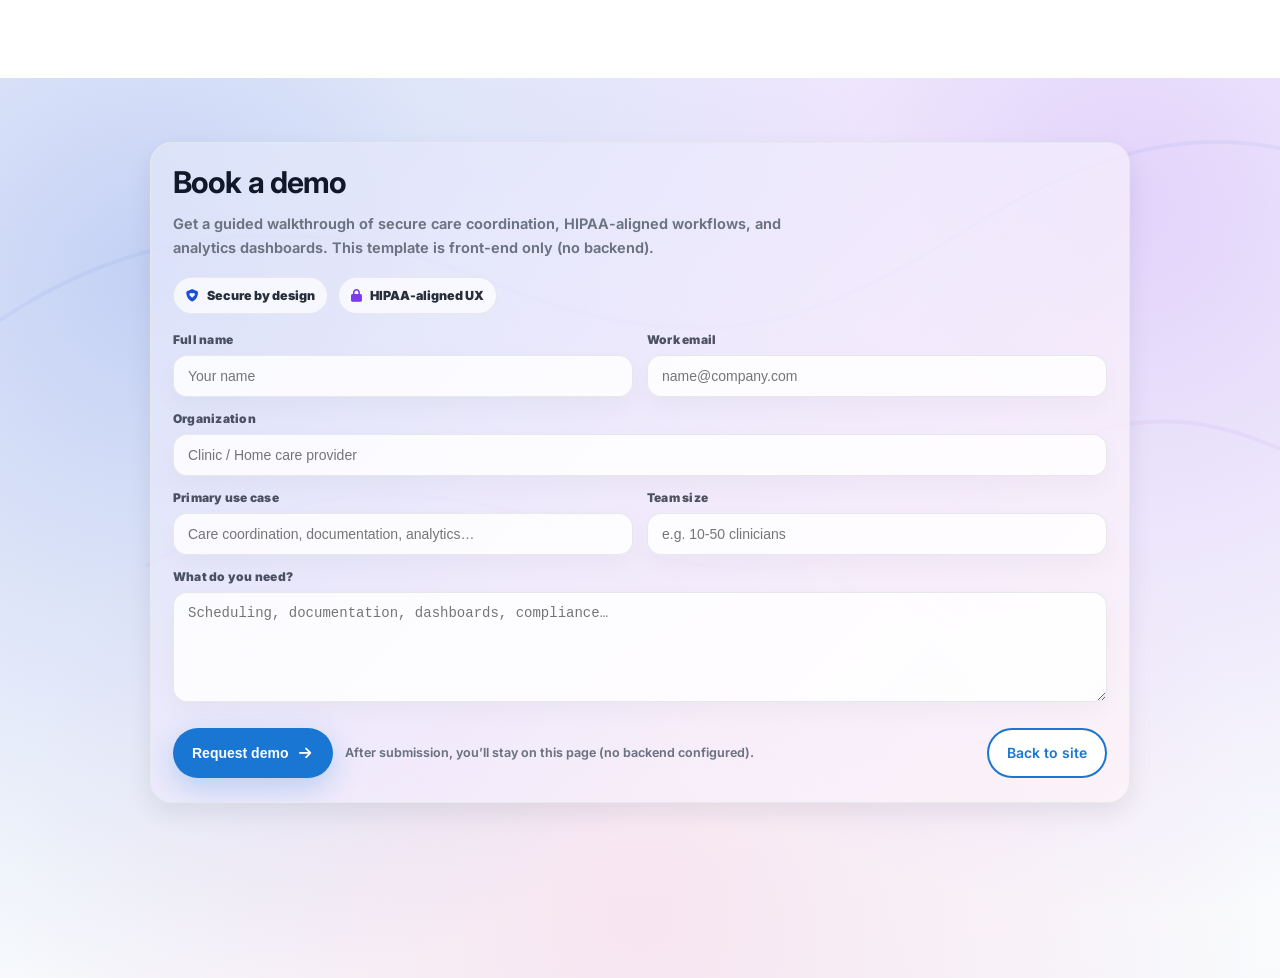
<file: demo.html>
<!doctype html>
<html lang="en">
<head>
  <meta charset="utf-8" />
  <meta name="viewport" content="width=device-width, initial-scale=1" />
  <meta name="description" content="Book a demo - Caviient" />
  <title>Book a Demo — Caviient</title>

  <link rel="preconnect" href="https://fonts.googleapis.com" />
  <link rel="preconnect" href="https://fonts.gstatic.com" crossorigin />
  <link href="https://fonts.googleapis.com/css2?family=Inter:wght@400;500;600;700;800&display=swap" rel="stylesheet" />
  <link rel="stylesheet" href="https://cdnjs.cloudflare.com/ajax/libs/font-awesome/6.5.0/css/all.min.css" />

  <link rel="stylesheet" href="css/style.css" />

  <style>
    .demo-page{min-height:100vh; position:relative; overflow:hidden;}
    .demo-hero-bg{
      position:absolute; inset:0; z-index:-2;
      background:
        radial-gradient(circle at 12% 22%, rgba(29,78,216,.26), transparent 55%),
        radial-gradient(circle at 88% 14%, rgba(124,58,237,.22), transparent 52%),
        radial-gradient(circle at 50% 92%, rgba(236,72,153,.12), transparent 60%),
        linear-gradient(180deg, rgba(255,255,255,1), rgba(248,250,252,1));
    }
    .demo-hero-bg::after{
      content:"";
      position:absolute; inset:-120px;
      background:
        url('data:image/svg+xml;utf8,<svg xmlns="http://www.w3.org/2000/svg" width="1200" height="600" viewBox="0 0 1200 600"><path d="M50 200c80-60 170-70 270-30s160 30 240-20 150-80 250-20 190 90 310 40" fill="none" stroke="%231D4ED8" stroke-opacity="0.10" stroke-width="2"/><path d="M140 320c70-40 140-50 220-20s130 30 200-10 110-70 200-20 170 80 270 30" fill="none" stroke="%237C3AED" stroke-opacity="0.10" stroke-width="2"/></svg>');
      background-size:cover;
      opacity:.5;
      z-index:-1;
    }

    .demo-wrap{
      padding:64px 0 42px;
      display:grid;
      grid-template-columns:1fr;
      gap:18px;
      align-items:start;
    }

    .demo-panel{
      width:min(980px, 92vw);
      margin:0 auto;
      border-radius:var(--radius-xl);
      background:rgba(255,255,255,.78);
      border:1px solid rgba(229,231,235,.9);
      box-shadow:var(--shadow-sm);
      overflow:hidden;
      position:relative;
    }
    .demo-panel::before{
      content:"";
      position:absolute; inset:-2px;
      background:linear-gradient(135deg, rgba(29,78,216,.18), rgba(124,58,237,.12), rgba(236,72,153,.08));
      opacity:.65;
      pointer-events:none;
    }
    .demo-panel > *{position:relative; z-index:1;}

    .demo-head{
      padding:22px 22px 0;
      display:flex; align-items:flex-start; justify-content:space-between; gap:16px;
      flex-wrap:wrap;
    }
    .demo-head h1{
      margin:0;
      font-size:30px;
      letter-spacing:-.03em;
      line-height:1.15;
    }
    .demo-head p{margin:12px 0 0; color:var(--muted); font-weight:650; line-height:1.7; max-width:620px; font-size:14.5px;}

    .demo-badges{display:flex; gap:10px; flex-wrap:wrap;}
    .demo-badge{
      padding:10px 12px;
      border-radius:999px;
      border:1px solid rgba(229,231,235,.95);
      background:rgba(255,255,255,.72);
      font-weight:950;
      color:rgba(17,24,39,.9);
      font-size:12.5px;
    }

    .demo-form{
      padding:18px 22px 24px;
      display:grid;
      grid-template-columns:1fr 1fr;
      gap:14px;
      align-items:start;
    }
    .demo-form .field{margin:0;}
    .demo-form .contact-form__full{grid-column:1 / -1;}

    .demo-form-actions{
      grid-column:1 / -1;
      display:flex;
      gap:12px;
      align-items:center;
      justify-content:flex-start;
      flex-wrap:wrap;
      margin-top:8px;
    }
    .demo-note{color:var(--muted); font-weight:650; font-size:12.5px; line-height:1.6; padding:2px 0;}

    /* Inputs (make perfect look) */
    .field{display:block; margin:0;}
    .field__label{
      display:block;
      font-size:12px;
      font-weight:900;
      color:rgba(17,24,39,.72);
      letter-spacing:.02em;
      margin:0 0 8px;
    }
    .field__input,
    .field__textarea{
      width:100%;
      border-radius:14px;
      border:1px solid rgba(229,231,235,.95);
      background:rgba(255,255,255,.84);
      padding:12px 14px;
      font-size:14px;
      color:rgba(15,23,42,.95);
      outline:none;
      box-shadow:0 10px 25px rgba(2,6,23,.03);
      transition:border-color .15s ease, box-shadow .15s ease, transform .15s ease;
    }
    .field__input:focus,
    .field__textarea:focus{
      border-color:rgba(37,99,235,.45);
      box-shadow:0 18px 45px rgba(29,78,216,.12);
    }
    .field__textarea{resize:vertical; min-height:110px;}

    /* Button alignment inside demo */
    .demo-form-actions .btn{min-height:48px;}

    @media (max-width: 860px){
      .demo-form-actions .btn{width:auto; flex:1 1 auto;}
      .demo-note{flex:1 1 100%;}
    }


    @media (max-width: 860px){
      .demo-wrap{padding:36px 0 28px;}
      .demo-form{grid-template-columns:1fr;}
      .demo-head{padding:20px 18px 0;}
      .demo-form{padding:14px 18px 20px;}
    }
  </style>
</head>
<body>
  <div class="demo-page">
    <div class="demo-hero-bg" aria-hidden="true"></div>

    <div class="demo-wrap">
      <div class="demo-panel">
        <div class="demo-head">
          <div>
            <h1>Book a demo</h1>
            <p>Get a guided walkthrough of secure care coordination, HIPAA-aligned workflows, and analytics dashboards. This template is front-end only (no backend).</p>
          </div>

          <div class="demo-badges" aria-hidden="true">
            <div class="demo-badge"><i class="fa-solid fa-shield-heart" style="color:var(--primary); margin-right:8px"></i>Secure by design</div>
            <div class="demo-badge"><i class="fa-solid fa-lock" style="color:var(--purple); margin-right:8px"></i>HIPAA-aligned UX</div>
          </div>
        </div>

        <form class="demo-form" onsubmit="return false;">
          <label class="field">
            <span class="field__label">Full name</span>
            <input class="field__input" type="text" placeholder="Your name" required />
          </label>

          <label class="field">
            <span class="field__label">Work email</span>
            <input class="field__input" type="email" placeholder="name@company.com" required />
          </label>

          <label class="field contact-form__full">
            <span class="field__label">Organization</span>
            <input class="field__input" type="text" placeholder="Clinic / Home care provider" required />
          </label>

          <label class="field">
            <span class="field__label">Primary use case</span>
            <input class="field__input" type="text" placeholder="Care coordination, documentation, analytics…" required />
          </label>

          <label class="field">
            <span class="field__label">Team size</span>
            <input class="field__input" type="text" placeholder="e.g. 10-50 clinicians" required />
          </label>

          <label class="field contact-form__full">
            <span class="field__label">What do you need?</span>
            <textarea class="field__input field__textarea" placeholder="Scheduling, documentation, dashboards, compliance…" rows="4" required></textarea>
          </label>

          <div class="demo-form-actions">
            <button type="submit" class="btn btn--primary btn--animated" data-ripple>
              <span class="btn__text">Request demo</span>
              <span class="btn__icon" aria-hidden="true"><i class="fa-solid fa-arrow-right"></i></span>
            </button>
            <div class="demo-note">After submission, you’ll stay on this page (no backend configured).</div>
            <a href="index.html#home" class="btn btn--outline" style="margin-left:auto" data-ripple>
              <span class="btn__text">Back to site</span>
            </a>
          </div>
        </form>
      </div>
    </div>
  </div>

  <script>
    (function(){
      const btns = document.querySelectorAll('button[data-ripple], a[data-ripple]');
      btns.forEach(btn=>{
        btn.addEventListener('pointerdown', (e)=>{
          const rect = btn.getBoundingClientRect();
          const x = e.clientX - rect.left;
          const y = e.clientY - rect.top;
          btn.style.setProperty('--rx', x + 'px');
          btn.style.setProperty('--ry', y + 'px');
          btn.classList.remove('ripple-animate');
          void btn.offsetWidth;
          btn.classList.add('ripple-animate');
          setTimeout(()=>btn.classList.remove('ripple-animate'), 650);
        });
      });
    })();
  </script>
</body>
</html>
</file>
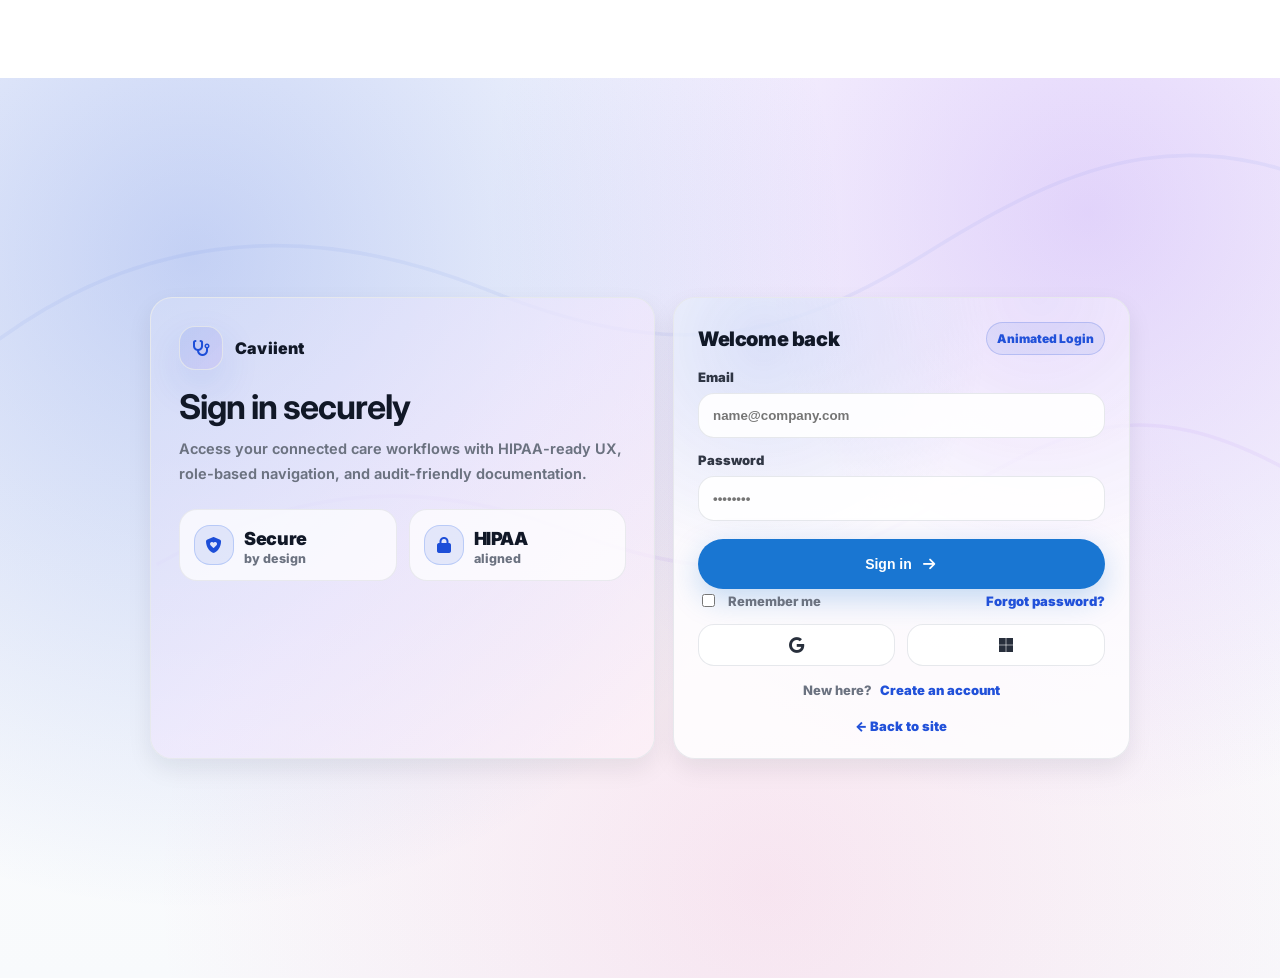
<file: login.html>
<!doctype html>
<html lang="en">
<head>
  <meta charset="utf-8" />
  <meta name="viewport" content="width=device-width, initial-scale=1" />
  <meta name="description" content="Login - Caviient" />
  <title>Login — Caviient</title>

  <!-- Fonts -->
  <link rel="preconnect" href="https://fonts.googleapis.com" />
  <link rel="preconnect" href="https://fonts.gstatic.com" crossorigin />
  <link href="https://fonts.googleapis.com/css2?family=Inter:wght@400;500;600;700;800&display=swap" rel="stylesheet" />

  <!-- Font Awesome -->
  <link rel="stylesheet" href="https://cdnjs.cloudflare.com/ajax/libs/font-awesome/6.5.0/css/all.min.css" />

  <link rel="stylesheet" href="css/style.css" />

  <style>
    /* Page-specific (kept here to avoid disturbing existing layout) */
    .auth-page{
      min-height:100vh;
      display:grid;
      place-items:center;
      position:relative;
      overflow:hidden;
    }
    .auth-bg{
      position:absolute; inset:0;
      background:
        radial-gradient(circle at 15% 20%, rgba(29,78,216,.26), transparent 50%),
        radial-gradient(circle at 85% 15%, rgba(124,58,237,.22), transparent 45%),
        radial-gradient(circle at 60% 90%, rgba(236,72,153,.12), transparent 55%),
        linear-gradient(180deg, rgba(255,255,255,1), rgba(248,250,252,1));
      z-index:-2;
    }
    .auth-bg::after{
      content:"";
      position:absolute; inset:-100px;
      background:
        url('data:image/svg+xml;utf8,<svg xmlns="http://www.w3.org/2000/svg" width="1200" height="600" viewBox="0 0 1200 600"><path d="M50 200c80-60 170-70 270-30s160 30 240-20 150-80 250-20 190 90 310 40" fill="none" stroke="%231D4ED8" stroke-opacity="0.10" stroke-width="2"/><path d="M140 320c70-40 140-50 220-20s130 30 200-10 110-70 200-20 170 80 270 30" fill="none" stroke="%237C3AED" stroke-opacity="0.10" stroke-width="2"/></svg>');
      background-size:cover;
      opacity:.55;
      z-index:-1;
      filter:blur(0px);
    }

    .auth-shell{
      width:min(980px, 92vw);
      display:grid;
      grid-template-columns:1.05fr .95fr;
      gap:18px;
      align-items:stretch;
    }

    .auth-left{
      padding:28px;
      border-radius:var(--radius-xl);
      background:rgba(255,255,255,.68);
      border:1px solid rgba(229,231,235,.9);
      box-shadow:var(--shadow-sm);
      position:relative;
      overflow:hidden;
    }
    .auth-left::before{
      content:"";
      position:absolute; inset:-2px;
      background:linear-gradient(135deg, rgba(29,78,216,.20), rgba(124,58,237,.12), rgba(236,72,153,.08));
      opacity:.7;
      pointer-events:none;
    }
    .auth-left > *{position:relative; z-index:1;}

    .auth-brand{
      display:flex; align-items:center; gap:12px;
      font-weight:900;
      letter-spacing:.2px;
      margin-bottom:18px;
    }
    .auth-brand__icon{
      width:44px; height:44px; border-radius:16px;
      display:grid; place-items:center;
      background:linear-gradient(135deg, rgba(29,78,216,.12), rgba(124,58,237,.10));
      border:1px solid rgba(229,231,235,.9);
      color:var(--primary);
      box-shadow:0 16px 40px rgba(29,78,216,.12);
    }
    .auth-left h1{
      margin:0;
      font-size:34px;
      letter-spacing:-.03em;
      line-height:1.1;
    }
    .auth-left p{
      margin:12px 0 0;
      color:var(--muted);
      font-weight:650;
      line-height:1.7;
      font-size:14.5px;
    }

    .auth-metric-row{
      margin-top:22px;
      display:grid;
      grid-template-columns:1fr 1fr;
      gap:12px;
    }
    .auth-metric{
      padding:14px;
      border-radius:18px;
      border:1px solid rgba(229,231,235,.85);
      background:rgba(255,255,255,.72);
    }
    .auth-metric__top{display:flex; align-items:center; gap:10px;}
    .auth-metric__icon{
      width:40px; height:40px; border-radius:16px;
      display:grid; place-items:center;
      border:1px solid rgba(37,99,235,.22);
      background:rgba(29,78,216,.10);
      color:var(--primary);
    }
    .auth-metric__label{color:var(--muted); font-weight:800; font-size:12.5px; margin-top:2px;}
    .auth-metric__value{font-weight:1000; letter-spacing:-.02em; margin-top:4px; font-size:18px;}

    .auth-right{
      padding:24px;
      border-radius:var(--radius-xl);
      background:rgba(255,255,255,.78);
      border:1px solid rgba(229,231,235,.9);
      box-shadow:var(--shadow-sm);
      position:relative;
      overflow:hidden;
    }
    .auth-right::after{
      content:"";
      position:absolute; inset:-2px;
      background:radial-gradient(circle at 20% 10%, rgba(29,78,216,.20), transparent 40%),
                 radial-gradient(circle at 80% 0%, rgba(124,58,237,.18), transparent 45%);
      opacity:.7;
      pointer-events:none;
    }
    .auth-right > *{position:relative; z-index:1;}

    .auth-card{
      display:flex;
      flex-direction:column;
      gap:14px;
    }

    .auth-title{
      display:flex; align-items:center; justify-content:space-between; gap:12px;
    }
    .auth-title h2{
      margin:0;
      font-size:20px;
      font-weight:1000;
      letter-spacing:-.02em;
    }
    .auth-pill{
      padding:8px 10px;
      border-radius:999px;
      border:1px solid rgba(29,78,216,.20);
      background:rgba(29,78,216,.08);
      color:rgba(29,78,216,.98);
      font-weight:950;
      font-size:12px;
      white-space:nowrap;
      transform:translateY(0);
      animation:floatPill 3.2s ease-in-out infinite;
    }
    @keyframes floatPill{0%,100%{transform:translateY(0)}50%{transform:translateY(-6px)}}

    .auth-field{
      display:block;
    }
    .auth-field label{
      display:block;
      font-weight:900;
      color:rgba(17,24,39,.86);
      font-size:13px;
      margin-bottom:8px;
    }
    .auth-field input{
      width:100%;
      padding:14px 14px;
      border-radius:16px;
      border:1px solid rgba(229,231,235,.95);
      background:rgba(255,255,255,.9);
      color:rgba(17,24,39,.92);
      font-weight:700;
      outline:none;
      transition:box-shadow .2s ease, border-color .2s ease, transform .2s ease;
    }
    .auth-field input:focus{
      border-color:rgba(37,99,235,.45);
      box-shadow:0 0 0 4px rgba(29,78,216,.12);
      transform:translateY(-1px);
    }

    .auth-actions{
      display:flex; gap:12px; align-items:center;
    }

    .auth-btn{
      width:100%;
      justify-content:center;
      padding:14px 16px;
    }

    .auth-links{
      display:flex; justify-content:space-between; gap:12px;
      align-items:center;
      margin-top:2px;
      color:var(--muted);
      font-weight:800;
      font-size:13px;
    }
    .auth-links a{color:rgba(29,78,216,.98); font-weight:1000;}

    .auth-social{
      display:flex; gap:12px;
    }
    .auth-social .icon-btn{
      flex:1;
      display:flex; align-items:center; justify-content:center;
      padding:12px;
      border-radius:16px;
      border:1px solid rgba(229,231,235,.95);
      background:rgba(255,255,255,.86);
      font-weight:1000;
      color:rgba(17,24,39,.9);
      transition:transform .2s ease, box-shadow .2s ease, border-color .2s ease;
    }
    .auth-social .icon-btn:hover{
      transform:translateY(-2px);
      box-shadow:0 16px 45px rgba(15,23,42,.10);
      border-color:rgba(37,99,235,.35);
    }

    .auth-anim-in{
      opacity:0;
      transform:translateY(10px) scale(.98);
      animation:authIn .55s ease forwards;
    }
    @keyframes authIn{
      to{opacity:1; transform:translateY(0) scale(1)}
    }

    .auth-anim-in:nth-child(1){animation-delay:.05s}
    .auth-anim-in:nth-child(2){animation-delay:.10s}
    .auth-anim-in:nth-child(3){animation-delay:.15s}
    .auth-anim-in:nth-child(4){animation-delay:.20s}
    .auth-anim-in:nth-child(5){animation-delay:.25s}

    @media (max-width: 860px){
      .auth-shell{grid-template-columns:1fr;}
      .auth-left{display:none;}
    }
  </style>
</head>
<body>
  <div class="auth-page">
    <div class="auth-bg" aria-hidden="true"></div>

    <div class="auth-shell">
      <aside class="auth-left">
        <div class="auth-brand">
          <span class="auth-brand__icon" aria-hidden="true"><i class="fa-solid fa-stethoscope"></i></span>
          <span>Caviient</span>
        </div>
        <h1>Sign in securely</h1>
        <p>Access your connected care workflows with HIPAA-ready UX, role-based navigation, and audit-friendly documentation.</p>

        <div class="auth-metric-row">
          <div class="auth-metric">
            <div class="auth-metric__top">
              <div class="auth-metric__icon" aria-hidden="true"><i class="fa-solid fa-shield-heart"></i></div>
              <div>
                <div class="auth-metric__value">Secure</div>
                <div class="auth-metric__label">by design</div>
              </div>
            </div>
          </div>
          <div class="auth-metric">
            <div class="auth-metric__top">
              <div class="auth-metric__icon" aria-hidden="true"><i class="fa-solid fa-lock"></i></div>
              <div>
                <div class="auth-metric__value">HIPAA</div>
                <div class="auth-metric__label">aligned</div>
              </div>
            </div>
          </div>
        </div>
      </aside>

      <div class="auth-right">
        <div class="auth-card">
          <div class="auth-title auth-anim-in">
            <h2>Welcome back</h2>
            <div class="auth-pill" aria-hidden="true">Animated Login</div>
          </div>

          <form onsubmit="return false;" class="auth-form">
            <div class="auth-field auth-anim-in">
              <label for="email">Email</label>
              <input id="email" type="email" placeholder="name@company.com" autocomplete="email" required />
            </div>

            <div class="auth-field auth-anim-in" style="margin-top:14px;">
              <label for="password">Password</label>
              <input id="password" type="password" placeholder="••••••••" autocomplete="current-password" required />
            </div>

            <div class="auth-actions auth-anim-in" style="margin-top:18px;">
              <button type="submit" class="btn btn--primary btn--animated auth-btn" data-ripple>
                <span class="btn__text">Sign in</span>
                <span class="btn__icon" aria-hidden="true"><i class="fa-solid fa-arrow-right"></i></span>
              </button>
            </div>

            <div class="auth-links auth-anim-in">
              <label style="display:flex; gap:10px; align-items:center; cursor:pointer;">
                <input type="checkbox" />
                <span>Remember me</span>
              </label>
              <a href="#" onclick="return false;">Forgot password?</a>
            </div>
          </form>

          <div class="auth-social auth-anim-in">
            <a class="icon-btn" href="#" onclick="return false;" aria-label="Login with Google"><i class="fa-brands fa-google"></i></a>
            <a class="icon-btn" href="#" onclick="return false;" aria-label="Login with Microsoft"><i class="fa-brands fa-microsoft"></i></a>
          </div>

          <div class="auth-links auth-anim-in" style="justify-content:center; gap:8px;">
            <span>New here?</span>
            <a href="#" onclick="return false;">Create an account</a>
          </div>

          <div class="auth-links auth-anim-in" style="margin-top:6px; justify-content:center;">
            <a href="index.html#home" style="font-weight:950;">← Back to site</a>
          </div>
        </div>
      </div>
    </div>
  </div>

  <script src="https://cdnjs.cloudflare.com/ajax/libs/gsap/3.12.5/gsap.min.js"></script>
  <script>
    // Ripple animation uses the same CSS mechanism as the main site.
    (function(){
      const btns = document.querySelectorAll('button[data-ripple], a[data-ripple]');
      btns.forEach(btn=>{
        btn.addEventListener('pointerdown', (e)=>{
          const rect = btn.getBoundingClientRect();
          const x = e.clientX - rect.left;
          const y = e.clientY - rect.top;
          btn.style.setProperty('--rx', x + 'px');
          btn.style.setProperty('--ry', y + 'px');
          btn.classList.remove('ripple-animate');
          void btn.offsetWidth;
          btn.classList.add('ripple-animate');
          setTimeout(()=>btn.classList.remove('ripple-animate'), 650);
        });
      });
    })();
  </script>
</body>
</html>
</file>
<file: css/style.css>
:root{
  --primary:#1D4ED8;
  --secondary:#2563EB;
  --light:#DBEAFE;
  --dark:#0F172A;
  --bg:#FFFFFF;
  --soft:#F8FAFC;
  --text:#111827;
  --muted:#6B7280;
  --border:#E5E7EB;
  --success:#10B981;
  --purple:#7C3AED;
  --orange:#F59E0B;
  --pink:#EC4899;

  --radius-xl:22px;
  --radius-lg:16px;
  --radius-md:12px;
  --radius-sm:10px;

  --shadow-sm:0 10px 25px rgba(15,23,42,.08);
  --shadow-md:0 18px 45px rgba(15,23,42,.14);
  --shadow-lg:0 30px 75px rgba(15,23,42,.20);

  --container:1400px;
}

*{box-sizing:border-box}
html,body{width:100%;}
html{scroll-behavior:smooth; overflow-x:hidden;}
body{
  margin:0;
  font-family:Inter,system-ui,-apple-system,Segoe UI,Roboto,sans-serif;
  color:var(--text);
  background: #fff !important;
  background:var(--bg);
  overflow-x:hidden;
}
img{max-width:100%;height:auto;display:block}
a{color:inherit;text-decoration:none}
*{min-width:0;}


.container{width:min(100%, var(--container)); margin:0 auto; padding:0 20px;}

/* Preloader */
.preloader{
  position:fixed; inset:0;
  display:flex; flex-direction:column; align-items:center; justify-content:center;
  background:linear-gradient(180deg, rgba(255,255,255,1) 0%, rgba(248,250,252,1) 100%);
  z-index:9999;
  transition:opacity .5s ease, transform .7s ease;
}
.preloader--hide{opacity:0; transform:translateY(-10px); pointer-events:none;}
.preloader__spinner{
  width:58px; height:58px; border-radius:50%;
  border:4px solid rgba(37,99,235,.18);
  border-top-color:var(--primary);
  animation:spin 1s linear infinite;
  box-shadow:0 12px 30px rgba(29,78,216,.18);
}
.preloader__text{margin-top:14px; color:var(--muted); font-weight:600; letter-spacing:.2px;}
@keyframes spin{to{transform:rotate(360deg)}}

/* Background blobs/glows */



/*Login Button and Demo Button*/

.btn__demo{
  display:flex;
  align-items:center;
  justify-content:center;
  width:100%;
  text-align:center;
}
.btn__login{
  width: 5vw;
  font-weight: 100;
  align-self: center;
  
  
}


/* Header */
.site-header{
  position:fixed;
  top:0;
  left:0;
  width:100%;
  z-index:999;
}
.site-header{
  position:fixed;
  top:0;
  left:0;
  width:100%;
  z-index:999;
  background:#fff;
 
}
body{
  padding-top:78px;
}
@media (max-width: 1024px){

  .site-header .header__inner{
    display:flex;
    align-items:center;
    justify-content:space-between;
    height:70px;
  }

  .header__actions{
    display:flex;
    align-items:center;
    gap:8px;
    margin-left:auto;
  }

  .header__actions .btn{
    all:unset; /* 🔥 removes broken inherited styles */
    display:flex;
    align-items:center;
    justify-content:center;

    background:linear-gradient(135deg, var(--primary), var(--secondary));
    color:white;

    padding:6px 10px;
    font-size:11.5px;

    border-radius:25px;
    height:32px;
    white-space:nowrap;
  }

  .hamburger{
    width:40px;
    height:40px;
    display:flex;
    align-items:center;
    justify-content:center;
  }
}
.header__inner{
  height:78px; display:flex; align-items:center; justify-content:space-between; gap:34px;
}
.brand{
  display: flex;
  align-items: center; /* ✅ correct */
  gap: 12px;
  font-weight: 200;
  letter-spacing: .2px;
}


.container{
  width: 100%;
  margin: 0;
  padding: 0;
}
.nav{
  display: flex;
  align-items: center;
  gap: 28px;   /* 🔥 spacing between links */
  justify-content: flex-start; /* important fix */
  flex: 1;
}
.nav__link{
  position: relative;
  color: rgba(17,24,39,.85);
  font-weight: 500;
  font-size: 14px;   /* 🔥 FIX */
  padding: 10px 6px;
  line-height: 1;
}.nav__link{
  display: inline-flex;
  align-items: center;
  gap: 6px;
}


.nav__link::after{
  content:"";
  position:absolute; left:0; right:0; bottom:3px;
  height:2px; border-radius:999px;
  background:linear-gradient(90deg, var(--primary), var(--purple));
  transform:scaleX(0);
  
  transform-origin:left;
  transition:transform .25s ease;
}
.nav__link:hover::after{transform:scaleX(1)}

.header__actions{display:flex; align-items:center; gap:14px;}

.btn{
  display:inline-flex; align-items:center; justify-content:center; gap:10px;
  padding:12px 16px;
  border-radius:999px;
  font-weight:200;
  border:1px solid transparent;
  transition:transform .2s ease, box-shadow .2s ease, background .2s ease, border-color .2s ease;
  position:relative;
  user-select:none;
  overflow:hidden;
}
.btn__icon{width:18px; display:inline-flex; justify-content:center}
.btn__icon--play{
  width:34px; height:34px; border-radius:999px;
  background:rgba(37,99,235,.14);
  border:1px solid rgba(37,99,235,.35);
}

.btn--primary{
  background:linear-gradient(135deg, var(--primary), var(--secondary));
  color:white;
  box-shadow:0 18px 45px rgba(29,78,216,.25);
}
.btn--outline{
  background:rgba(255,255,255,.8);
  border-color:rgba(229,231,235,.9);
  color:rgba(15,23,42,.92);
}
.btn--secondary{
  background:rgba(255,255,255,.75);
  border-color:rgba(219,234,254,.9);
  color:rgba(17,24,39,.92);
}



/* Animated gradient layer */
.btn--animated::before{
  content:"";
  position:absolute; inset:-2px;
  background:linear-gradient(120deg, rgba(255,255,255,.0), rgba(255,255,255,.22), rgba(255,255,255,.0));
  transform:translateX(-130%);
  transition:transform .65s ease;
}
.btn--animated:hover::before{transform:translateX(130%)}

.btn:hover{transform:translateY(-2px)}
.btn--primary:hover{box-shadow:0 24px 70px rgba(29,78,216,.32)}
.btn--outline:hover{box-shadow:0 14px 40px rgba(15,23,42,.10); border-color:rgba(37,99,235,.35)}
.btn--secondary:hover{box-shadow:0 16px 45px rgba(29,78,216,.14); border-color:rgba(37,99,235,.35)}

/* Ripple */
.btn[data-ripple]::after{
  content:"";
  position:absolute;
  width:12px; height:12px;
  border-radius:50%;
  background:rgba(255,255,255,.65);
  transform:translate(-50%,-50%) scale(0);
  opacity:0;
  transition:transform .6s ease, opacity .6s ease;
  pointer-events:none;
}
.btn[data-ripple].ripple-animate::after{
  left:var(--rx); top:var(--ry);
  transform:translate(-50%,-50%) scale(22);
  opacity:1;
}

.hamburger{display:none; background:transparent; border:none; width:44px; height:44px; border-radius:14px; cursor:pointer; position:relative;}
.hamburger__bar{
  position:absolute; left:10px; right:10px;
  height:2px; border-radius:2px; background:rgba(15,23,42,.8);
  transition:transform .25s ease, top .25s ease, opacity .2s ease;
}
.hamburger__bar:nth-child(1){top:14px}
.hamburger__bar:nth-child(2){top:21px}
.hamburger__bar:nth-child(3){top:28px}
.hamburger[aria-expanded="true"] .hamburger__bar:nth-child(1){top:21px; transform:rotate(45deg)}
.hamburger[aria-expanded="true"] .hamburger__bar:nth-child(2){opacity:0}
.hamburger[aria-expanded="true"] .hamburger__bar:nth-child(3){top:21px; transform:rotate(-45deg)}

.mobile-menu{display:none;}


/* HERO */
/* =========================
   HERO SECTION
========================= */

.hero{
  position:relative;
  overflow:hidden;
  background:transparent;
  
}

.container{
  width:min(1200px, 92%);
  margin:auto;
}

/* RIGHT BG SHAPE */

.hero__bgshape{
  position:absolute;
  right:0;
  top:50%;
  transform:translateY(-50%);
  width:420px;
  z-index:0;
  pointer-events:none;
}

/* WRAPPER */

.hero__wrapper{
  position:relative;
  z-index:2;
  display:flex;
  align-items:center;
  justify-content:space-between;
  gap:40px;
}

/* =========================
   LEFT CONTENT
========================= */

.hero__content{
  width:37%;
}

.hero__label{
  display:inline-block;
  font-size:14px;
  font-weight:800;
  color:#1976d2;
  letter-spacing:.05em;
  margin-bottom:18px;
}

.hero__title{
  font-size:64px;
  line-height:1;
  font-weight:900;
  color:#000;
  margin-bottom:26px;
  letter-spacing:-2px;
}

.hero__title span{
  color:#1976d2;
}

.hero__subtitle{
  font-size:28px;
  font-weight:700;
  color:#111;
  margin-bottom:18px;
}

.hero__desc{
  font-size:19px;
  line-height:1.9;
  color:#333;
  max-width:620px;
  margin-bottom:58px;
}


/* BUTTONS */

.hero__buttons{
  display:flex;
  gap:18px;
  margin-top:38px;
  flex-wrap:wrap;
}

.btn{
  height:58px;
  padding:0 32px;
  border-radius:999px;
  display:inline-flex;
  align-items:center;
  gap:12px;
  text-decoration:none;
  font-size:16px;
  font-weight:700;
  transition:.35s ease;
}

.btn i{
  font-size:14px;
}

/* PRIMARY */

.btn--primary{
  background:#1976d2;
  color:#fff;
  box-shadow:0 10px 30px rgba(25,118,210,.25);
}

.btn--primary:hover{
  transform:translateY(-4px);
  background:#1565c0;
}

/* OUTLINE */

.btn--outline{
  border:2px solid #1976d2;
  color:#1976d2;
  background:#fff;
}

.btn--outline:hover{
  background:#1976d2;
  color:#fff;
  transform:translateY(-4px);
}

/* TRUST */

.hero__trusted{
  display:flex;
  align-items:center;
  gap:10px;
  margin-top:34px;
  font-size:18px;
  color:#222;
}

.hero__trusted i{
  color:#111;
}

/* =========================
   RIGHT VISUAL
========================= */

.hero__visual{
  position:relative;
  width:52%;
  min-height:650px;
}

/* DOTS */

.hero__dots{
  position:absolute;
  left:10px;
  bottom:110px;
  width:90px;
  height:90px;
  background-image:radial-gradient(#2ea7e0 2px, transparent 2px);
  background-size:18px 18px;
  z-index:1;
}

/* IMAGES */

.hero__image{
  position:absolute;
  border-radius:28px;
  overflow:hidden;
  background:transparent;
  
}

.hero__image img{
  width:100%;
  height:100%;
  object-fit:contain;
  display:block;
}

/* BACK IMAGE */



/* FRONT IMAGE */

.hero__image--front{
  width:630px;
  height:510px;
  right:0;
  top:110px;
  z-index:3;
}


/* =========================
   RESPONSIVE
========================= */

@media(max-width:991px){

  

  .hero__wrapper{
    flex-direction:column;
  }

  .hero__content{
    width:100%;
  }

  .hero__visual{
    width:100%;
    min-height:500px;
  }

  .hero__title{
    font-size:48px;
  }

  .hero__subtitle{
    font-size:24px;
  }

  .hero__desc{
    font-size:17px;
  }

  

  .hero__image--front{
    width:106%;
    height:380px;
    top:90px;
  }

}

@media(max-width:768px){

  

  .hero__title{
    font-size:38px;
  }

  .hero__subtitle{
    font-size:20px;
  }

  .hero__desc{
    font-size:15px;
    line-height:1.8;
  }

  .hero__buttons{
    flex-direction:column;
    align-items:flex-start;
  }

  .btn{
    width:100%;
    justify-content:center;
  }

  .hero__visual{
    min-height:360px;
  }

  .hero__image--back{
    height:220px;
  }

  .hero__image--front{
    height:200px;
    top:70px;
  }

  .hero__trusted{
    font-size:15px;
  }

  .hero__bgshape{
    width:240px;
  }

}
/* highlight strip */
.hero__bottom{padding:24px 0 10px;}
.highlight-strip{display:grid; grid-template-columns:repeat(4, 1fr); gap:14px;}
.feature-card{
  padding:18px 18px 16px;
  border-radius:var(--radius-xl);
  background:rgba(255,255,255,.72);
  border:1px solid rgba(229,231,235,.85);
  box-shadow:var(--shadow-sm);
  position:relative;
  overflow:hidden;
  transform:translateY(0);
  transition:transform .25s ease, box-shadow .25s ease, border-color .25s ease;
}
.feature-card::before{
  content:"";
  position:absolute; inset:-2px;
  background:linear-gradient(135deg, rgba(29,78,216,.18), rgba(124,58,237,.14), rgba(236,72,153,.08));
  opacity:0;
  transition:opacity .25s ease;
}
.feature-card:hover{transform:translateY(-6px); box-shadow:var(--shadow-md); border-color:rgba(37,99,235,.28)}
.feature-card:hover::before{opacity:1}
.feature-card__icon{
  width:42px; height:42px; border-radius:16px;
  display:grid; place-items:center;
  margin-bottom:12px;
  border:1px solid rgba(229,231,235,.9);
  background:rgba(255,255,255,.7);
  color:var(--primary);
  position:relative;
  z-index:1;
}
.feature-card__icon--blue{background:rgba(29,78,216,.12); border-color:rgba(29,78,216,.25)}
.feature-card__icon--cyan{background:rgba(37,99,235,.10); border-color:rgba(37,99,235,.22); color:rgba(37,99,235,.95)}
.feature-card__icon--purple{background:rgba(124,58,237,.10); border-color:rgba(124,58,237,.22); color:var(--purple)}
.feature-card__icon--green{background:rgba(16,185,129,.10); border-color:rgba(16,185,129,.22); color:var(--success)}
.feature-card__title{margin:0; font-size:16px; font-weight:900; letter-spacing:-.01em; position:relative; z-index:1;}
.feature-card__desc{margin:10px 0 0; color:var(--muted); line-height:1.6; font-weight:600; font-size:13.5px; position:relative; z-index:1;}

/* Sections */
.section{padding:72px 0;}
.section--light{background:transparent}
.section--dark{
  background:linear-gradient(180deg, rgba(15,23,42,1) 0%, rgba(9,14,28,1) 100%);
  position:relative;
  overflow:hidden;
}
.section--dark::before{
  content:""; position:absolute; inset:-80px;
  background:radial-gradient(circle at 20% 20%, rgba(29,78,216,.28), transparent 40%),
    radial-gradient(circle at 80% 10%, rgba(124,58,237,.22), transparent 45%);
  opacity:.65;
}
.section--dark .container{position:relative; z-index:1;}

.section-head__title{margin:0; font-size:34px; letter-spacing:-.03em; line-height:1.2; text-align:center; color:rgba(29,78,216,.98);}
.section-head__sub{margin:14px auto 0; color:var(--muted); font-weight:600; line-height:1.7; max-width:720px; text-align:center}

/* Solutions section polish */
#solutions .section-head{
  text-align:center;
}

#solutions .section-head__title{
  margin-left:auto;
  margin-right:auto;
}

#solutions .section-head__sub{
  margin-left:auto;
  margin-right:auto;
}

/* Services */
.services-grid{
  display:grid;
  grid-template-columns:repeat(3, 1fr);
  gap:25px;
  margin-top:30px;
}

.service-card{
  background:
    radial-gradient(900px 400px at 85% 60%, rgba(59,130,246,0.25), transparent 60%),
    radial-gradient(600px 300px at 80% 70%, rgba(2, 4, 32, 0.879), transparent 65%),
    linear-gradient(135deg, #00030f 0%, #0b1235 40%, #010313 100%);

  background-color:#070a1f;
  border:1px solid rgba(229,231,235,.85);
  border-radius:var(--radius-xl);
  height: 210px;
  
  padding:10px;
  box-shadow:var(--shadow-sm);
  position:relative;
  overflow:hidden;
  transition:transform .25s ease, box-shadow .25s ease, border-color .25s ease;
}

/* hover overlay */
.service-card::after{
  content:"";
  position:absolute;
  inset:-1px;
  background:linear-gradient(135deg,
    rgba(29,78,216,.22),
    rgba(124,58,237,.14),
    rgba(236,72,153,.10)
  );
  opacity:0;
  transition:opacity .25s ease;
}

.service-card:hover{
  transform:translateY(-6px);
  box-shadow:var(--shadow-md);
  border-color:rgba(37,99,235,.30);
}

.service-card:hover::after{
  opacity:1;
}

.service-card > *{
  position:relative;
  z-index:1;
}

/* ICON */
.service-card__icon{
  width:46px;
  height:46px;
  border-radius:23px;
 
  display:grid;
  place-items:center;
  border:1px solid rgba(229,231,235,.9);

  /* UPDATED: remove bottom spacing for row layout */
  margin-bottom:0;
}

.service-card__icon-img{
  width:28px;
  height:28px;
 
  object-fit:contain;
    filter: brightness(0) invert(1);
  display:block;
}

/* HEADER ROW (ICON + TITLE SIDE BY SIDE) */
.service-card__header{
  display:flex;
  align-items:center;
  gap:12px;
  margin-top:14px;
}

/* TITLE */
.service-card__title{
  font-size:16px;
  font-weight:600;
  color:#fff;
  margin:0;
}

/* TOP RIGHT LINK ICON */
.service-card__action{
  position:absolute;
  top:14px;
  right:14px;

  width:34px;
  height:34px;

  display:flex;
  align-items:center;
  justify-content:center;

  border-radius:10px;
  border:1px solid rgba(255,255,255,0.12);
  background:rgba(255,255,255,0.04);

  color:#cbd5e1;
  cursor:pointer;

  transition:all .25s ease;
}

.service-card__action:hover{
  background:rgba(59,130,246,0.15);
  color:#fff;
  transform:scale(1.05);
}
.service-card__icon--blue{background:rgba(36, 157, 255, 0.858); color:var(--primary); border-color:rgba(29,78,216,.22)}
.service-card__icon--purple{background:rgba(36, 157, 255, 0.858); color:var(--purple); border-color:rgba(124,58,237,.22)}
.service-card__icon--green{background:rgba(36, 157, 255, 0.858); color:var(--success); border-color:rgba(16,185,129,.22)}
.service-card__icon--orange{background:rgba(36, 157, 255, 0.858); color:var(--orange); border-color:rgba(245,158,11,.25)}
.service-card__icon--pink{background:rgba(36, 157, 255, 0.858); color:var(--pink); border-color:rgba(236,72,153,.22)}
.service-card__icon--cyan{background:rgba(36, 157, 255, 0.858); color:rgba(37,99,235,.95); border-color:rgba(37,99,235,.22)}

.service-card__title{margin:0; font-size:16px; font-weight:900; letter-spacing:-.01em;}
.service-card__desc{margin:10px 0 0; color:var(--muted); line-height:1.65; font-weight:600; font-size:13.5px}
.service-card__link{margin-top:16px; display:flex; align-items:center; justify-content:space-between; font-weight:900; font-size:14px; color:rgba(29,78,216,.98)}
.service-card__link i{transition:transform .25s ease}
.service-card:hover .service-card__link i{transform:translateX(4px) rotate(-8deg)}
/* TITLE */

.service-card__title{
  margin:0;
  font-size:19px;
  font-weight:550;
  letter-spacing:-.01em;

  /* MORE PROMINENT */
  color:#ffffff;

  text-shadow:
  0 0 10px rgba(255,255,255,0.10);
}

/* DESCRIPTION */

.service-card__desc{
  margin:10px 0 0;

  /* BRIGHTER TEXT */
  color:rgba(255,255,255,0.82);
  word-spacing: 3px;
  padding: 20px;

  line-height:1.65;
  font-weight:100;
  font-size:14px;
}

/* LINK */

.service-card__link{
  margin-top:16px;
  display:flex;
  align-items:center;
  justify-content:space-between;

  font-weight:900;
  font-size:14px;

  /* MORE VISIBLE */
  color:#60a5fa;

  text-shadow:
  0 0 10px rgba(174, 255, 0, 0.18);
}

/*world pic */

/* MAIN SECTION */
/* MAIN SECTION */

/* HEADING */

.main-heading{
    color:#ffffff;
    font-size:42px;
    line-height:1.3;
    font-weight:800;
    letter-spacing:-2px;
    margin: 10px 0;
    word-spacing: 20%;

    /* TEXT MORE PROMINENT */
    
}

/* DESCRIPTION */

.description{
    color:#e2e8f5;
    font-size:15px;
    line-height:1.7;
    margin-bottom:32px;
    max-width:650px;
}

/* FEATURE TEXT */

.feature-item{
    display:flex;
    align-items:center;
    gap:14px;

    color:#ffffff;
    font-size:20px;
    font-weight:600;

    text-shadow:
    0 0 8px rgba(255,255,255,0.08);
}

/* SMALL TITLE */

.small-title{
    color:#66a3ff;
    font-size:14px;
    font-weight:700;
    letter-spacing:3px;
    text-transform:uppercase;
    display:block;
    margin-bottom:22px;
}
.check-icon img{
  width:16px;
  height:16px;
  object-fit:contain;
}


.left-content{
  margin-left: 100px;
}

.global-section{
  /* Predictable responsive sizing */
  width: 100%;
  max-width: 1600px;

  margin: 0 auto 60px auto;

  min-height: 320px;
  padding: clamp(10px, 3.2vw, 30px) clamp(18px, 4.5vw, 60px);

  display: flex;
  align-items: center;
  justify-content: flex-start;

  overflow: hidden;
  position: relative;

  background-image: url("worldpic.svg");

  background-size: clamp(260px, 40vw, 620px);

  /* Keep background decoration aligned with the text block */
  background-position: calc(100% - clamp(110px, 18vw, 120px)) center;

  background-repeat: no-repeat;

  background-color: #04112f;
}


@media(max-width:991px){
  .check-icon img{
    width:16px;
    height:16px;
    object-fit:contain;
  }

  /* Remove the fixed left offset that breaks tablet alignment */
  .left-content{
    margin-left: 0;
  }

  .global-section{
    height: 850px;
    border-radius: 50px;
    background-size:60%;
    background-position:bottom;
  }

  .main-heading{
    font-size:42px;
    line-height:1.3;
    max-width:600px;
  }

}

@media(max-width:600px){
  .global-section{
    border-radius: 28px;
    background-size: 60%;
    background-position: bottom;
    padding: 28px 18px;
  }

  .left-content{
    margin-left: 0;
  }

  .main-heading{
    font-size:36px;
    line-height:1.3;
    max-width:600px;
  }

}




/* Stats */
.stats-grid{display:grid; grid-template-columns:repeat(5, 1fr); gap:14px;}
.section--dark .stat-card{
 background:
    radial-gradient(900px 400px at 85% 60%, rgba(59,130,246,0.25), transparent 60%),
    radial-gradient(600px 300px at 80% 70%, rgba(96,165,250,0.35), transparent 65%),
    linear-gradient(135deg, #0a0f2c 0%, #0b1235 40%, #070a1f 100%);

  background-color:#070a1f;
  border:1px solid rgba(255,255,255,.14);
  backdrop-filter:blur(14px);
  -webkit-backdrop-filter:blur(14px);
}

.stats {
  background: white;
  padding: 80px 0;
}

.container {
  width: 1200px;
  max-width: 95%;
  margin: auto;
}

.stats__grid {
  display: grid;
  grid-template-columns: repeat(6, 1fr);
  gap: 20px;
}

/* Card */
.stat-card {
  background: #ffffff;
  border-radius: 18px;
  padding: 24px 18px;
  text-align: center;

  box-shadow:
    0 10px 30px rgba(2, 8, 23, 0.3),
    0 2px 8px rgba(37, 99, 235, 0.08);

  transition: all 0.25s ease;
}

.stat-card:hover {
  transform: translateY(-6px);
  box-shadow: 0 18px 40px rgba(0,0,0,0.12);
}

/* Icon Circle */
.stat-icon {
  width: 48px;
  height: 48px;
  margin: 0 auto 12px;
  border-radius: 50%;
  background: #2f80ed;
  display: flex;
  align-items: center;
  justify-content: center;
  color: white;
  font-size: 18px;
}

/* Number */
.stat-card h3 {
  font-size: 24px;
  font-weight: 800;
  color: #111827;
  margin-bottom: 6px;
}

/* Label */
.stat-card p {
  font-size: 13px;
  color: #6b7280;
  line-height: 1.4;
}

/* Responsive */
@media (max-width: 992px) {
  .stats__grid {
    grid-template-columns: repeat(3, 1fr);
  }
}

@media (max-width: 600px) {
  .stats__grid {
    grid-template-columns: repeat(2, 1fr);
  }
}



/* Footer */
.footer{
  background: radial-gradient(
      circle at 30% 20%,
      rgba(1, 5, 44, 0.35) 0%,
      transparent 35%
    ),
    radial-gradient(
      circle at 70% 80%,
      rgba(255, 255, 255, 0.15) 0%,
      transparent 40%
    ),
    linear-gradient(135deg, #0b1b3a 0%, #0f2f6b 40%, #020e2e 100%);
  color:white;
  padding:70px 0 24px;
  border-top:1px solid rgba(255,255,255,0.08);
}

/* TOP AREA */
.footer__top{
  display:flex;
  justify-content:space-between;
  gap:60px;
}

/* BRAND */
.footer__brand{
  max-width:280px;
}

.footer__logo{
  width:130px;
  margin-bottom:14px;
}

.footer__text{
  font-size:13px;
  line-height:1.6;
  color:rgba(255,255,255,0.7);
}

/* SOCIAL */
.footer__social{
  display:flex;
  gap:12px;
  margin-top:16px;
}

.footer__social a{
  width:36px;
  height:36px;
  display:flex;
  align-items:center;
  justify-content:center;
  border:1px solid rgba(255,255,255,0.2);
  border-radius:50%;
  color:white;
  font-size:14px;
  transition:0.2s;
}

.footer__social a:hover{
  background:#2563eb;
  border-color:#2563eb;
}

/* COLUMNS */
.footer__cols{
  
  display:grid;
  grid-template-columns:repeat(5,1fr);
  gap:40px;
}

.footer__cols h4{
  font-size:15px;
  margin-bottom:16px;
  font-weight: 100;
}

.footer__cols a{
  display:block;
  font-size:13px;
  color:rgba(255,255,255,0.7);
  margin-bottom:10px;
  text-decoration:none;
}

.footer__cols a:hover{
  color:white;
}

/* BOTTOM */
.footer__bottom{
  margin-top:40px;
  padding-top:20px;
  border-top:1px solid rgba(255,255,255,0.1);
  display:flex;
  justify-content:space-between;
  align-items:center;
  font-size:13px;
  color:rgba(255,255,255,0.7);
}

.footer__bottomRight{
  display:flex;
  gap:10px;
  align-items:center;
}

.footer__bottomRight a{
  color:rgba(255,255,255,0.7);
  text-decoration:none;
}

.footer__bottomRight a:hover{
  color:white;
}

/* RESPONSIVE */
@media(max-width:900px){
  .footer__top{
    flex-direction:column;
  }

  .footer__cols{
    grid-template-columns:repeat(2,1fr);
  }

  .footer__bottom{
    flex-direction:column;
    gap:10px;
    text-align:center;
  }
}
/* Dropdown (Navbar) */
.nav-dd{position:relative; display:block;}
.nav-dd__trigger{background:transparent; border:none; cursor:pointer; font:inherit; padding:8px 4px; color:rgba(17,24,39,.85); font-weight:100;}
.nav-dd__menu{
  position:absolute; left:0; top:calc(100% + 14px);
  min-width:420px;
  padding:16px;
  border-radius:22px;
  background:rgba(255,255,255,.10);
  border:1px solid rgba(229,231,235,.28);
  box-shadow:0 30px 90px rgba(2,6,23,.22);
  backdrop-filter:blur(20px);
  -webkit-backdrop-filter:blur(20px);
  opacity:0; transform:translateY(10px) scale(.98);
  pointer-events:none;
  transition:opacity .18s ease, transform .22s ease;
}
.nav-dd__menu::before{
  content:"";
  position:absolute;
  inset:-2px;
  border-radius:26px;
  background:linear-gradient(135deg, rgba(29,78,216,.35), rgba(124,58,237,.20), rgba(236,72,153,.10));
  opacity:.60;
  filter:blur(18px);
  z-index:-1;
}

.nav-dd__grid{
  display:grid;
  grid-template-columns:1fr 1fr;
  gap:10px 14px;
}

.nav-dd__item{
  display:flex;
  align-items:center;
  gap:12px;
  padding:12px 12px;
  border-radius:16px;
  font-weight:200;
  font-size:12px;
  color:rgba(15,23,42,.92);
  transition:background .18s ease, transform .18s ease, color .18s ease;
  background:rgba(255,255,255,.08);
  border:1px solid rgba(229,231,235,.18);
}

.nav-dd__item i{
  font-size:18px;
  width:38px;
  height:38px;
  display:grid;
  place-items:center;
  border-radius:14px;
  background:rgba(29,78,216,.12);
  border:1px solid rgba(29,78,216,.20);
  color:var(--primary);
  flex:0 0 auto;
}

.nav-dd__menu{position:absolute;}
.nav-dd__item:hover{background:rgba(219,234,254,.55); color:rgba(29,78,216,.98); transform:translateY(-2px);}
.nav-dd[data-open="true"] .nav-dd__menu{opacity:1; transform:translateY(0) scale(1); pointer-events:auto;}


/* Mobile dropdown */
.mobile-dd{display:flex; flex-direction:column; gap:8px; margin:6px 0;}
.mobile-dd__trigger{
  border:1px solid rgba(229,231,235,.85);
  background:rgba(255,255,255,.75);
  padding:12px 14px;
  border-radius:14px;
  font-weight:950;
  cursor:pointer;
  color:rgba(17,24,39,.92);
  transition:transform .2s ease, box-shadow .2s ease, border-color .2s ease;
}
.mobile-dd__trigger:hover{transform:translateY(-2px); box-shadow:0 16px 45px rgba(15,23,42,.10); border-color:rgba(37,99,235,.35)}
.mobile-dd__menu{display:flex; flex-direction:column; gap:10px; padding-left:10px;}
.mobile-dd__item{
  padding:10px 14px;
  border-radius:12px;
  border:1px solid rgba(229,231,235,.75);
  background:rgba(255,255,255,.72);
  font-weight:900;
  color:rgba(17,24,39,.86);
  transition:transform .18s ease, background .18s ease, color .18s ease;
}
.mobile-dd__item:hover{transform:translateX(4px); background:rgba(219,234,254,.55); color:rgba(29,78,216,.98)}

.sr-only{position:absolute; width:1px; height:1px; padding:0; margin:-1px; overflow:hidden; clip:rect(0,0,0,0); white-space:nowrap; border:0}

/* Responsive */

@media (max-width: 1100px){
  .hero__title{font-size:40px}
  .highlight-strip{grid-template-columns:repeat(2, 1fr)}
  .services-grid{grid-template-columns:repeat(2, 1fr)}
  .stats-grid{grid-template-columns:repeat(2, 1fr)}
}

@media (max-width: 992px){
  .hero__title{font-size:40px}
  .highlight-strip{grid-template-columns:repeat(2, 1fr)}
  .services-grid{grid-template-columns:repeat(2, 1fr)}
  .stats-grid{grid-template-columns:repeat(2, 1fr)}
  .premiumTrust__grid{grid-template-columns:repeat(2, 1fr)}
  .testimonials-grid{grid-template-columns:repeat(2, 1fr)}
  .pricing-grid{grid-template-columns:repeat(2, 1fr)}
  .team-grid{grid-template-columns:repeat(2, 1fr)}
  .resources-grid{grid-template-columns:repeat(2, 1fr)}

  /* Navbar: prevent collisions on tablets before hamburger kicks in */
  .site-header .header__inner{gap:18px;}
  .header__actions{gap:10px;}

  .nav{
    gap:14px;
    min-width:0;
    flex: 1 1 auto;
    overflow: hidden;
  }

  /* Make nav items shrink safely and avoid hard wrapping */
  .nav__link{
    padding-left:0;
    padding-right:0;
    white-space:nowrap;
    flex: 0 1 auto;
    min-width:0;
  }
  .nav-dd{flex:0 1 auto; min-width:0;}
  .nav-dd__trigger{padding:6px 2px; font-size:13px; white-space:nowrap; min-width:0;}

  /* Dropdown trigger underline doesn't affect layout */
}

/* Switch to hamburger earlier so links never get cramped */
@media (max-width: 900px){
  .nav-dd__menu{left:0; right:0; margin:0; transform:none;}
  .nav-dd__menu{position:static; width:100%;}

  .nav{display:none}

  /* Keep actions tidy on tablet */
  .header__actions{gap:8px;}
  .header__actions .btn--primary{display:none}
  .header__actions .btn--outline{display:none}

  .nav-dd__item{font-weight:200;}
  .mobile-dd__item{font-weight:200;}

  .hamburger{display:inline-flex}

  /* Mobile: show a scrollable panel while keeping responsiveness */
  .mobile-menu{display:block; height:0; overflow:hidden; transition:height .28s ease;}
  .mobile-menu--open{height:70vh; max-height:520px; overflow:auto;}
  .mobile-menu__panel{padding:14px 0;}
  .mobile-menu__links{display:flex; flex-direction:column; gap:12px; padding:10px 0;}
  .mobile-menu__actions{display:flex; flex-direction:column; gap:10px;}
  .mobile-menu__actions .btn{width:100%}

  /* Also ensure dropdown menus fit on smaller screens */
  .nav-dd__menu{min-width:0; width:100%;}
  .nav-dd__grid{grid-template-columns:1fr;}

  /* Required: stack/one-column layout */
  .services-grid{grid-template-columns:1fr;}
  .stats-grid{grid-template-columns:1fr;}
  .highlight-strip{grid-template-columns:1fr;}
  .premiumTrust__grid{grid-template-columns:1fr;}
  .testimonials-grid{grid-template-columns:1fr;}
  .pricing-grid{grid-template-columns:1fr;}
  .team-grid{grid-template-columns:1fr;}
  .resources-grid{grid-template-columns:1fr;}
  .contact-grid{grid-template-columns:1fr;}

  /* Typography scaling */
  .hero__title{font-size:32px;}
  .section-head__title{font-size:28px;}
}


@media (max-width: 768px){
  .nav-dd__menu{left:0; right:0; margin:0; transform:none;}
  .nav-dd__menu{position:static; width:100%;}

  .nav{display:none}
  /* Hide ugly Book a Demo button in responsive header */
.header__actions .btn--primary{display:none}
  
  /* Reduce dropdown link weight on responsive header */
  .nav-dd__item{font-weight:200;}
  .mobile-dd__item{font-weight:200;}

  .header__actions .btn--outline{display:none}
  .hamburger{display:inline-flex}


  /* Required: stack/one-column layout on mobile */
  .services-grid{grid-template-columns:1fr;}
  .stats-grid{grid-template-columns:1fr;}
  .highlight-strip{grid-template-columns:1fr;}
  .premiumTrust__grid{grid-template-columns:1fr;}
  .testimonials-grid{grid-template-columns:1fr;}
  .pricing-grid{grid-template-columns:1fr;}
  .team-grid{grid-template-columns:1fr;}
  .resources-grid{grid-template-columns:1fr;}
  .contact-grid{grid-template-columns:1fr;}

  /* Typography scaling */
  .hero__title{font-size:32px;}
  .section-head__title{font-size:28px;}
  .testimonial-card__quote{font-size:38px;}
  .pricing-card__price{font-size:36px;}

  /* Hero overflow hardening */
  .hero__visual{min-height:420px; overflow:clip;}
  .hero__map{inset:-30px -30px -30px -30px;}
  .device--laptop{right:0; left:0; margin:0 auto; top:46px; width:100%; max-width:560px; height:auto;}
.device__photo--laptop{position:absolute; inset:0; width:100%; height:100%; object-fit:contain;}
  .device__photo--laptop{display:block; z-index:2;}
  .device--phone{display:none;}
  .mini-float{display:none !important;}
  .device-stack{overflow:clip;}
  .hero__particles{overflow:hidden;}




  /* Mobile: show a scrollable panel while keeping responsiveness */
  .mobile-menu{display:block; height:0; overflow:hidden; transition:height .28s ease;}
  .mobile-menu--open{height:70vh; max-height:520px; overflow:auto;}
  .mobile-menu__panel{padding:14px 0;}
  .mobile-menu__links{display:flex; flex-direction:column; gap:12px; padding:10px 0;}
  .mobile-menu__link{font-weight:900; color:rgba(17,24,39,.9); padding:10px 14px; border-radius:14px; border:1px solid rgba(229,231,235,.85); background:rgba(255,255,255,.75);}
  .mobile-menu__actions{display:flex; flex-direction:column; gap:10px;}
  .mobile-menu__actions .btn{width:100%}

  /* Also ensure dropdown menus fit on small screens */
  .nav-dd__menu{min-width:0; width:100%;}
  .nav-dd__grid{grid-template-columns:1fr;}

  .hero__grid{grid-template-columns:1fr; gap:20px;}
  .hero__visual{min-height:460px;}
  .device--laptop{right:0; left:0; margin:0 auto; top:46px; width:100%; max-width:560px; height:auto;}
  .device--phone{display:none;}
  .hero__title{font-size:34px;}
  .hero__sub{max-width:100%}
  .services-grid{grid-template-columns:1fr}
  .stats-grid{grid-template-columns:1fr}
  .highlight-strip{grid-template-columns:1fr;}
  .premiumTrust__grid{grid-template-columns:1fr;}
  .testimonials-grid{grid-template-columns:1fr;}
  .pricing-grid{grid-template-columns:1fr;}
  .team-grid{grid-template-columns:1fr;}
  .resources-grid{grid-template-columns:1fr;}
  .contact-grid{grid-template-columns:1fr;}
}



/* Utility animation class */
.float-y{animation:floatY 4s ease-in-out infinite}
@keyframes floatY{0%,100%{transform:translateY(0)}50%{transform:translateY(-10px)}}

/* floating mini cards around hero */
.mini-float{display:none;}

.mini-float__card i{width:34px; height:34px; border-radius:14px; display:grid; place-items:center; background:rgba(37,99,235,.12); border:1px solid rgba(37,99,235,.22); color:var(--primary)}
.mini-float__k{font-size:18px; font-weight:950; letter-spacing:-.02em;}
.mini-float__t{font-size:12px; color:var(--muted); font-weight:800; margin-top:2px;}
.mini-float--1{left:18px; top:120px; transform:rotate(-5deg)}
.mini-float--2{right:30px; top:150px; animation-delay:.4s; transform:rotate(6deg)}
.mini-float--3{left:40px; bottom:40px; animation-delay:.8s; transform:rotate(-2deg)}
@keyframes miniFloat{0%,100%{transform:translateY(0)}50%{transform:translateY(-10px)}}
.mini-float__card--alt i{background:rgba(124,58,237,.12); border-color:rgba(124,58,237,.22); color:var(--purple)}
.mini-float__card--pink i{background:rgba(236,72,153,.12); border-color:rgba(236,72,153,.22); color:var(--pink)}

/* Reduce motion */
@media (prefers-reduced-motion: reduce){
  *{scroll-behavior:auto !important; animation:none !important; transition:none !important}
}

/* Hard stop: prevent horizontal overflow from transforms/absolute effects */
@media (max-width: 480px){
  .hero__visual,.device-stack,.hero__particles{overflow:clip;}
  .device__shadow{display:none;}
  .phone-mini{margin-left:auto; margin-right:auto;}
}
@media (max-width: 768px){

  .device--laptop{
    position:relative;
    width:100%;
    max-width:560px;
    margin:0 auto;
    top:0;
  }

  .device__photo--laptop{
    position:relative;   /* 👈 change from absolute */
    width:100%;
    height:auto;
    
  }


}


@media (max-width: 768px) {

  .header__actions {
    display: flex;
    gap: 8px;
    align-items: center;
    flex-wrap: wrap; /* important */
  }

  /* Ensure action buttons don't shrink awkwardly */
  .header__actions .btn{
    flex: 0 0 auto;
    white-space: nowrap;
    min-width: 0;
  }

  .btn {
    font-size: 12px;       /* smaller text */
    padding: 6px 10px;     /* smaller button */
    border-radius: 18px;
    white-space: nowrap;   /* text break na ho */
  }

  .btn__text {
    font-size: 12px;
  }

}


/* ---------------- Added sections: Testimonials / Pricing / FAQ / Contact / Team / Resources ---------------- */

/* Premium trusted features (single horizontal card) */
.section--premiumTrust{
  padding: 60px 20px;
}

/* DARK PILL CONTAINER */
.precontainer{
  max-width: 1210px;
  margin: 0 auto;
  padding: 30px 40px;
  

  background:
    radial-gradient(900px 400px at 85% 60%, rgba(59,130,246,0.25), transparent 60%),
    radial-gradient(600px 300px at 80% 70%, rgba(9, 46, 92, 0.35), transparent 65%),
    linear-gradient(135deg, #0a0f2c 0%, #040921 40%, #070a1f 100%);

  background-color:#02041a;
  border-radius: 28px;

  display: flex;
  flex-direction: column;
  gap: 25px;
}

/* HEADING */
.premiumTrust__heading{
  text-align: center;
  color: #fff;
  font-size: 18px;
  font-weight: 500;
  margin: 0;
}

/* GRID */
.premiumTrust__grid{
  display: grid;
  grid-template-columns: repeat(4, 1fr);
  gap: 30px;
}

/* ITEM (NO BOX LOOK) */
.premiumTrust__item{
  display: flex;
  align-items: center;
  gap: 12px;

  padding: 10px 0;
  color: #fff;
}

/* ICON CIRCLE */
.premiumTrust__icon{
  width: 78px;
  height: 78px;
  border-radius: 12px;

  display: flex;
  align-items: center;
  justify-content: center;


  color: #43a7ffe1;
  font-size: 40px;
}

/* TEXT */
.premiumTrust__title{
  font-size: 14px;
  font-weight: 600;
  color: #fff;
}

.premiumTrust__sub{
  font-size: 14px;
  font-weight: 100;
  color: whitesmoke;
}

.premiumTrust__icon--growth{background:rgba(37,99,235,.10); border-color:rgba(37,99,235,.22);}
.premiumTrust__icon--global{background:rgba(124,58,237,.10); border-color:rgba(124,58,237,.22); color:var(--purple);}
.premiumTrust__icon--support{background:rgba(16,185,129,.10); border-color:rgba(16,185,129,.22); color:var(--success);}

.premiumTrust__title{
  font-weight:1000;
  letter-spacing:-.02em;
  font-size:15px;
  color:rgba(255, 255, 255, 0.92);
}

.premiumTrust__sub{
  margin-top:6px;
  font-weight:100;
  
  line-height:1.6;
  font-size:13px;
}

@media (max-width: 860px){

  .premiumTrust__card{
    padding:18px 14px;
  }

  .premiumTrust__grid{
    grid-template-columns:1fr;
    gap:14px;
  }

  .premiumTrust__heading{
    font-size:22px;
    text-align:center;
    font-weight: 700px;
  }
}

.testimonials-grid{
  display:grid;
  grid-template-columns:repeat(3, 1fr);
  gap:16px;
  margin-top:30px;
}

.testimonial-card{
  background:rgba(255,255,255,.78);
  border:1px solid rgba(229,231,235,.85);
  border-radius:var(--radius-xl);
  padding:22px;
  box-shadow:var(--shadow-sm);
  position:relative;
  overflow:hidden;
  transition:transform .25s ease, box-shadow .25s ease, border-color .25s ease;
  backdrop-filter: blur(10px);
  -webkit-backdrop-filter: blur(10px);
}

.testimonial-card::before{
  content:"";
  position:absolute;
  inset:-2px;
  background:linear-gradient(135deg, rgba(29,78,216,.22), rgba(124,58,237,.14), rgba(236,72,153,.08));
  opacity:0;
  transition:opacity .25s ease;
  z-index:0;
}

.testimonial-card::after{
  content:"";
  position:absolute;
  left:-30px;
  top:-30px;
  width:120px;
  height:120px;
  border-radius:999px;
  background:radial-gradient(circle at 30% 30%, rgba(37,99,235,.25), rgba(124,58,237,.10) 60%, rgba(255,255,255,0) 70%);
  opacity:.65;
  z-index:0;
}

.testimonial-card:hover{
  transform:translateY(-8px);
  box-shadow:var(--shadow-md);
  border-color:rgba(37,99,235,.30)
}

.testimonial-card:hover::before{opacity:1}

.testimonial-card > *{position:relative; z-index:1}

.testimonial-card__quote{
  font-size:44px;
  line-height:1;
  font-weight:1000;
  color:rgba(29,78,216,.30);
  margin-bottom:10px;
}

.testimonial-card__text{
  margin:0;
  color:rgba(17,24,39,.86);
  font-weight:650;
  line-height:1.75;
  font-size:14px;
}

.testimonial-card__person{
  display:flex;
  align-items:center;
  gap:12px;
  margin-top:18px;
}

.testimonial-card__avatar{
  width:46px;
  height:46px;
  border-radius:20px;
  display:grid;
  place-items:center;
  border:1px solid rgba(229,231,235,.9);
  background:rgba(255,255,255,.70);
  color:var(--primary);
  box-shadow:0 14px 35px rgba(29,78,216,.10);
}

.testimonial-card__name{
  font-weight:1000;
  color:rgba(17,24,39,.92)
}

.testimonial-card__role{
  font-weight:800;
  color:var(--muted);
  font-size:12.5px;
  margin-top:2px;
}

@media (max-width: 1100px){
  .testimonials-grid{grid-template-columns:repeat(2, 1fr)}
}

@media (max-width: 860px){
  .testimonials-grid{grid-template-columns:1fr}
}


.pricing-grid{display:grid; grid-template-columns:repeat(3, 1fr); gap:16px; margin-top:30px; align-items:stretch;}
.pricing-card{
  background:rgba(255,255,255,.72);
  border:1px solid rgba(229,231,235,.85);
  border-radius:var(--radius-xl);
  padding:22px;
  box-shadow:var(--shadow-sm);
  position:relative;
  overflow:hidden;
  transition:transform .25s ease, box-shadow .25s ease, border-color .25s ease;
}
.pricing-card::after{
  content:"";
  position:absolute; inset:-1px;
  background:linear-gradient(135deg, rgba(29,78,216,.22), rgba(124,58,237,.14), rgba(236,72,153,.10));
  opacity:0;
  transition:opacity .25s ease;
}
.pricing-card:hover{transform:translateY(-6px); box-shadow:var(--shadow-md); border-color:rgba(37,99,235,.30)}
.pricing-card:hover::after{opacity:1}
.pricing-card > *{position:relative; z-index:1}
.pricing-card--featured{border-color:rgba(37,99,235,.35); box-shadow:0 24px 60px rgba(29,78,216,.18);}
.pricing-card__badge{
  display:inline-flex;
  padding:8px 12px;
  border-radius:999px;
  background:rgba(29,78,216,.12);
  border:1px solid rgba(29,78,216,.22);
  color:rgba(29,78,216,.98);
  font-weight:950;
  font-size:12px;
  letter-spacing:.02em;
}

@media (max-width: 1100px){
  .testimonials-grid{grid-template-columns:repeat(2, 1fr)}
  .pricing-grid{grid-template-columns:repeat(2, 1fr)}
  .team-grid{grid-template-columns:repeat(2, 1fr)}
  .resources-grid{grid-template-columns:repeat(2, 1fr)}
}

@media (max-width: 860px){
  .testimonials-grid{grid-template-columns:1fr}
  .pricing-grid{grid-template-columns:1fr}
  .contact-grid{grid-template-columns:1fr}
  .contact-form__grid{grid-template-columns:1fr}
  .team-grid{grid-template-columns:1fr}
  .resources-grid{grid-template-columns:1fr}
}

/*CTA*/

.cta-section{
  padding: 60px 20px;
  background-image: url("left.svg");
  background-repeat: no-repeat;
  background-position: left center;
  background-size: 230px;
}

.cta-container{
  max-width: 1200px;
  margin: auto;
  min-height: 320px;

  border-radius: 28px;
  padding: 70px 40px;

  display: flex;
  flex-direction: column;
  align-items: center;
  justify-content: center;
  text-align: center;

  gap: 18px;

  color: white;
  position: relative;
  overflow: hidden;

  background:
    url("Mask.png"),
    radial-gradient(900px 400px at 85% 60%, rgba(59,130,246,0.25), transparent 60%),
    radial-gradient(600px 300px at 80% 70%, rgba(96,165,250,0.35), transparent 65%),
    linear-gradient(135deg, #0a0f2c 0%, #0b1235 40%, #070a1f 100%);

  background-size: cover, cover, auto, auto, auto;
  background-position: center;
  background-repeat: no-repeat;
}

/* TITLE */
.cta-title{
  font-size: 36px;
  font-weight: 700;
  line-height: 1.2;
  margin: 0;
}

/* TEXT */
.cta-text{
  font-size: 15px;
  opacity: 0.85;
  max-width: 600px;
  line-height: 1.6;
  margin: 0;
}

/* BUTTON WRAPPER */
.cta-buttons{
  display: flex;
  gap: 14px;
  margin-top: 10px;
}

/* BUTTON BASE */
.btn{
  padding: 12px 18px;
  border-radius: 999px;
  font-size: 14px;
  text-decoration: none;
  font-weight: 600;
  transition: 0.3s ease;
  display: inline-flex;
  align-items: center;
  gap: 8px;
  height: 50px;
}

/* PRIMARY BUTTON */
.btn-dark{
  background: #004cff;
  color: white;
  border: 1px solid rgba(255,255,255,0.08);
}

.btn-dark:hover{
  transform: translateY(-2px);
}

/* SECONDARY BUTTON */
.btn-light{
  background: white;
  color: #0f172a;
}

.btn-light:hover{
  transform: translateY(-2px);
}
</file>
